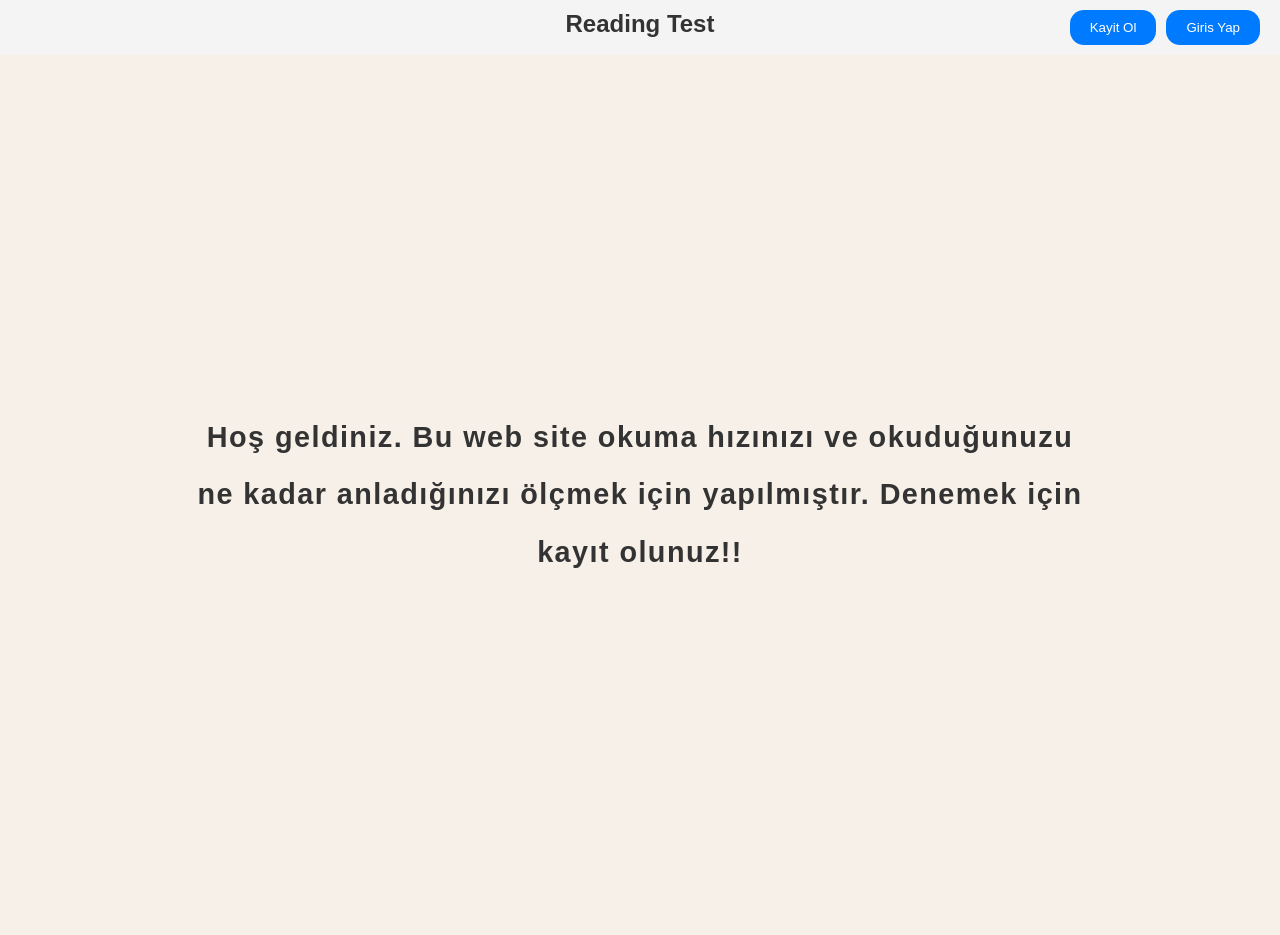
<file: index.html>
<!DOCTYPE html>
<html lang="tr">
<head>
    <meta charset="UTF-8">
    <meta name="viewport" content="width=device-width, initial-scale=1.0">
    <title>Reading Test</title>
    <link rel="stylesheet" href="assets/css/styles.css">
</head>
<body data-page="index">
    <header class="top-header top-header-home">
        <h1>Reading Test</h1>
        <div class="top-actions">
            <button data-link="register.html">Kayit Ol</button>
            <button data-link="login.html">Giris Yap</button>
        </div>
    </header>
    <main class="centered-main">
        <p class="home-copy">
            Hoş geldiniz. Bu web site okuma hızınızı ve okuduğunuzu ne kadar anladığınızı ölçmek için yapılmıştır.
            Denemek için kayıt olunuz!!
        </p>
    </main>
    <script src="assets/js/app.js"></script>
</body>
</html>
</file>
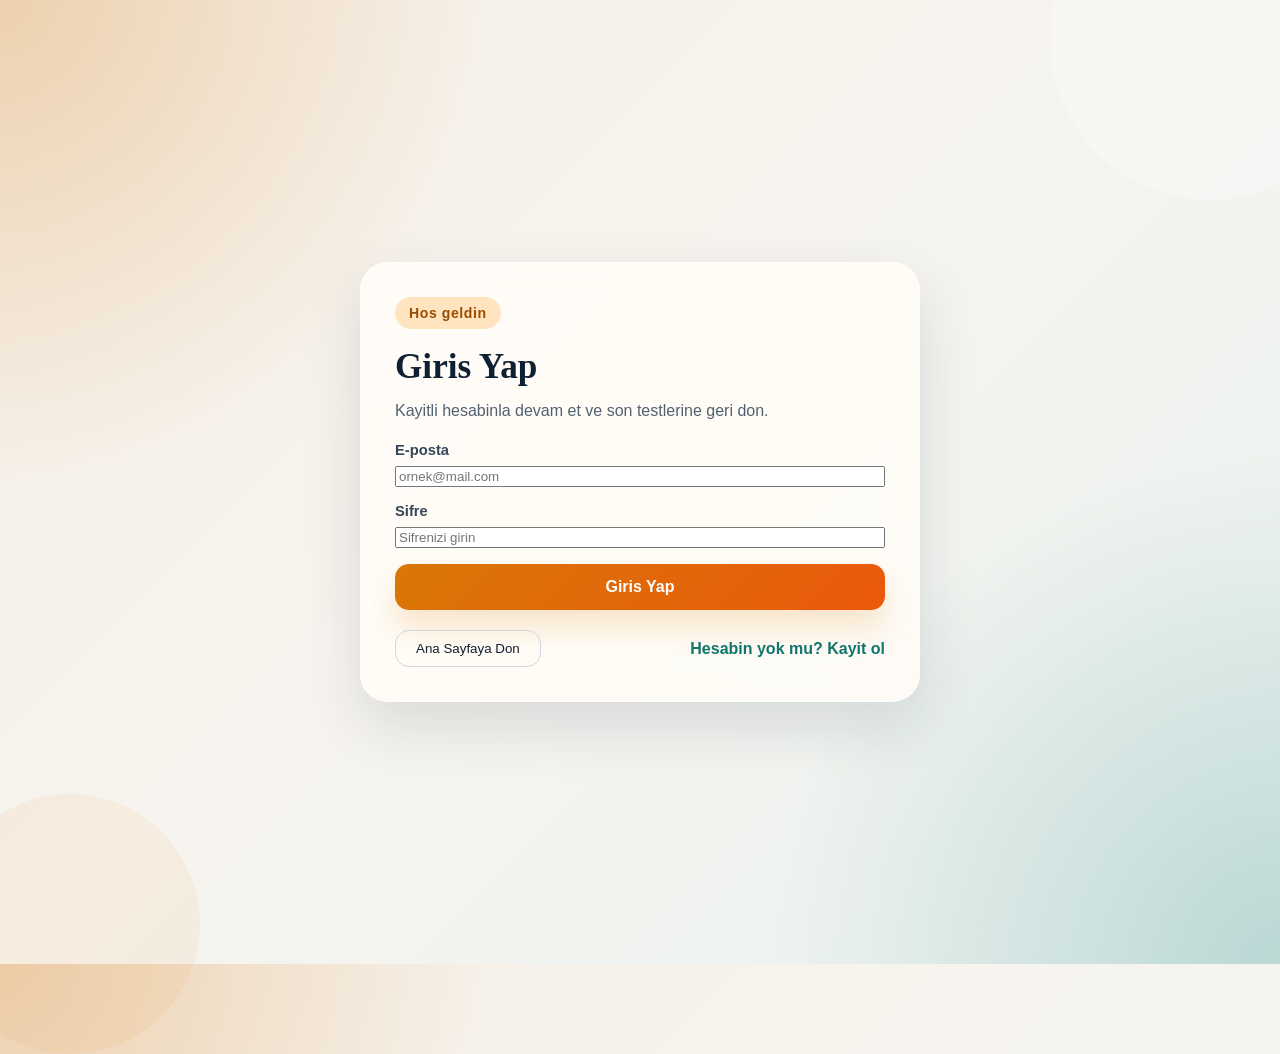
<file: edit_password.html>
<!DOCTYPE html>
<html lang="tr">
<head>
    <meta charset="UTF-8">
    <meta name="viewport" content="width=device-width, initial-scale=1.0">
    <title>Şifreyi Düzenle</title>
    <link rel="stylesheet" href="assets/css/styles.css">
</head>
<body data-page="edit-password" class="auth-page soft-background">
    <main class="auth-shell auth-shell-compact">
        <section class="auth-card auth-card-wide">
            <div class="auth-badge">Duzenle</div>
            <h2>Sifre Degistir</h2>
            <p class="auth-subtitle">Guclu ve hatirlamasi kolay bir sifre secmeye calis.</p>
            <p id="passwordError" class="error-message hidden"></p>
            <form id="passwordForm" class="auth-form">
                <label class="input-group" for="current_password">
                    <span>Mevcut sifre</span>
                    <input type="password" id="current_password" name="current_password" required>
                </label>
                <label class="input-group" for="new_password">
                    <span>Yeni sifre</span>
                    <input type="password" id="new_password" name="new_password" required>
                </label>
                <label class="input-group" for="confirm_password">
                    <span>Yeni sifre tekrar</span>
                    <input type="password" id="confirm_password" name="confirm_password" required>
                </label>
                <input type="submit" class="primary-action" value="Kaydet">
            </form>
            <div class="auth-footer-actions">
                <button type="button" class="ghost-button" data-link="profil.html">Profile Don</button>
            </div>
        </section>
    </main>
    <script src="assets/js/app.js"></script>
</body>
</html>
</file>
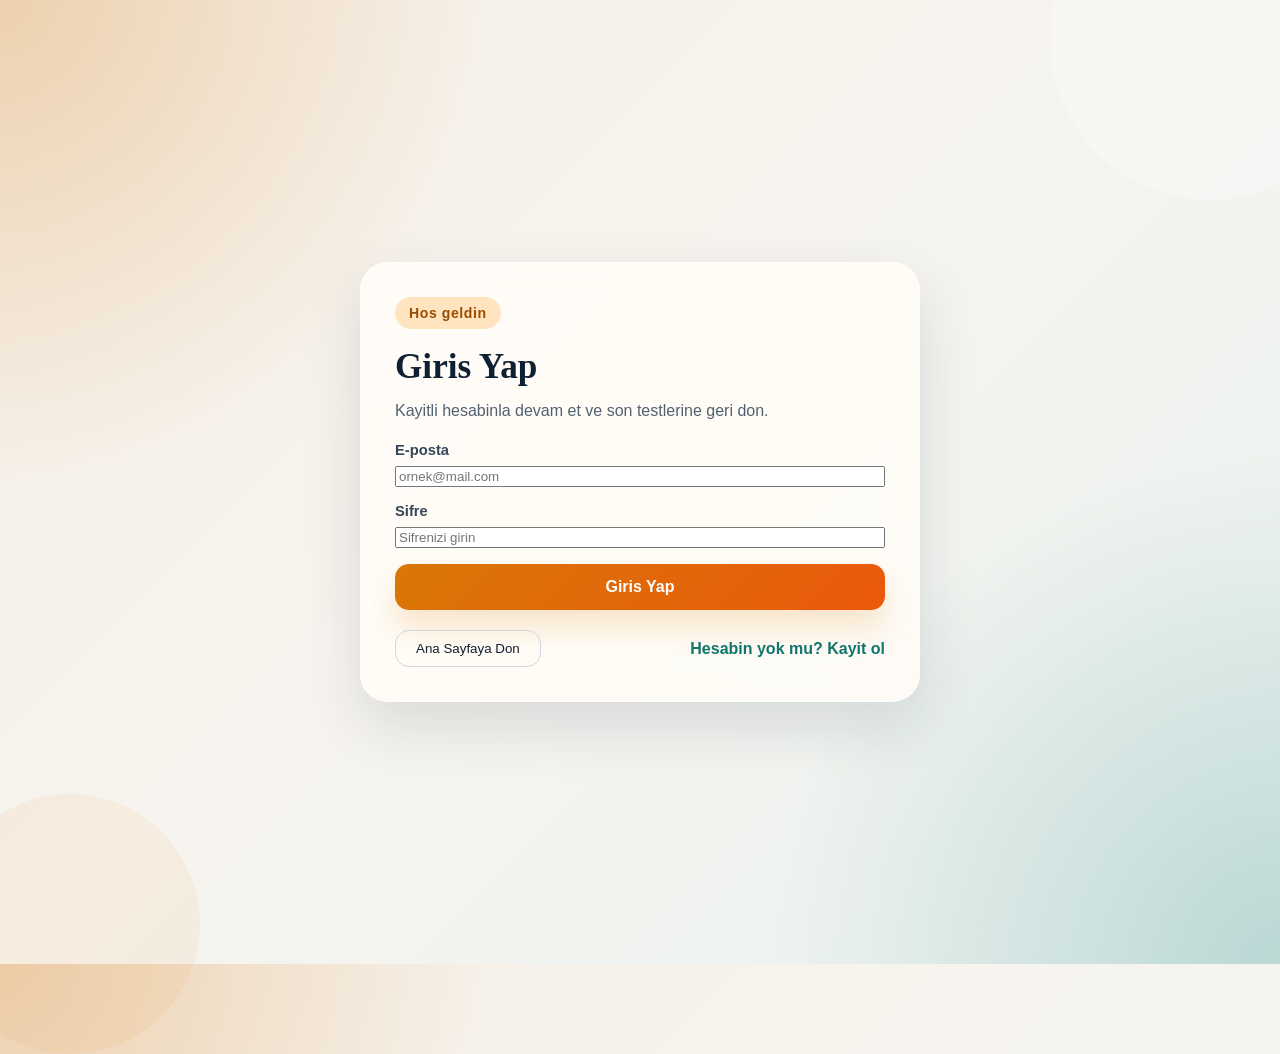
<file: edit_username.html>
<!DOCTYPE html>
<html lang="tr">
<head>
    <meta charset="UTF-8">
    <meta name="viewport" content="width=device-width, initial-scale=1.0">
    <title>Kullanıcı Adını Düzenle</title>
    <link rel="stylesheet" href="assets/css/styles.css">
</head>
<body data-page="edit-username" class="auth-page soft-background">
    <main class="auth-shell auth-shell-compact">
        <section class="auth-card">
            <div class="auth-badge">Duzenle</div>
            <h2>Kullanici Adi</h2>
            <p class="auth-subtitle">Yeni kullanici adini gir ve profiline kaydet.</p>
            <p id="usernameError" class="error-message hidden"></p>
            <form id="usernameForm" class="auth-form">
                <label class="input-group" for="new_username">
                    <span>Yeni kullanici adi</span>
                    <input type="text" id="new_username" name="new_username" required>
                </label>
                <input type="submit" class="primary-action" value="Kaydet">
            </form>
            <div class="auth-footer-actions">
                <button type="button" class="ghost-button" data-link="profil.html">Profile Don</button>
            </div>
        </section>
    </main>
    <script src="assets/js/app.js"></script>
</body>
</html>
</file>
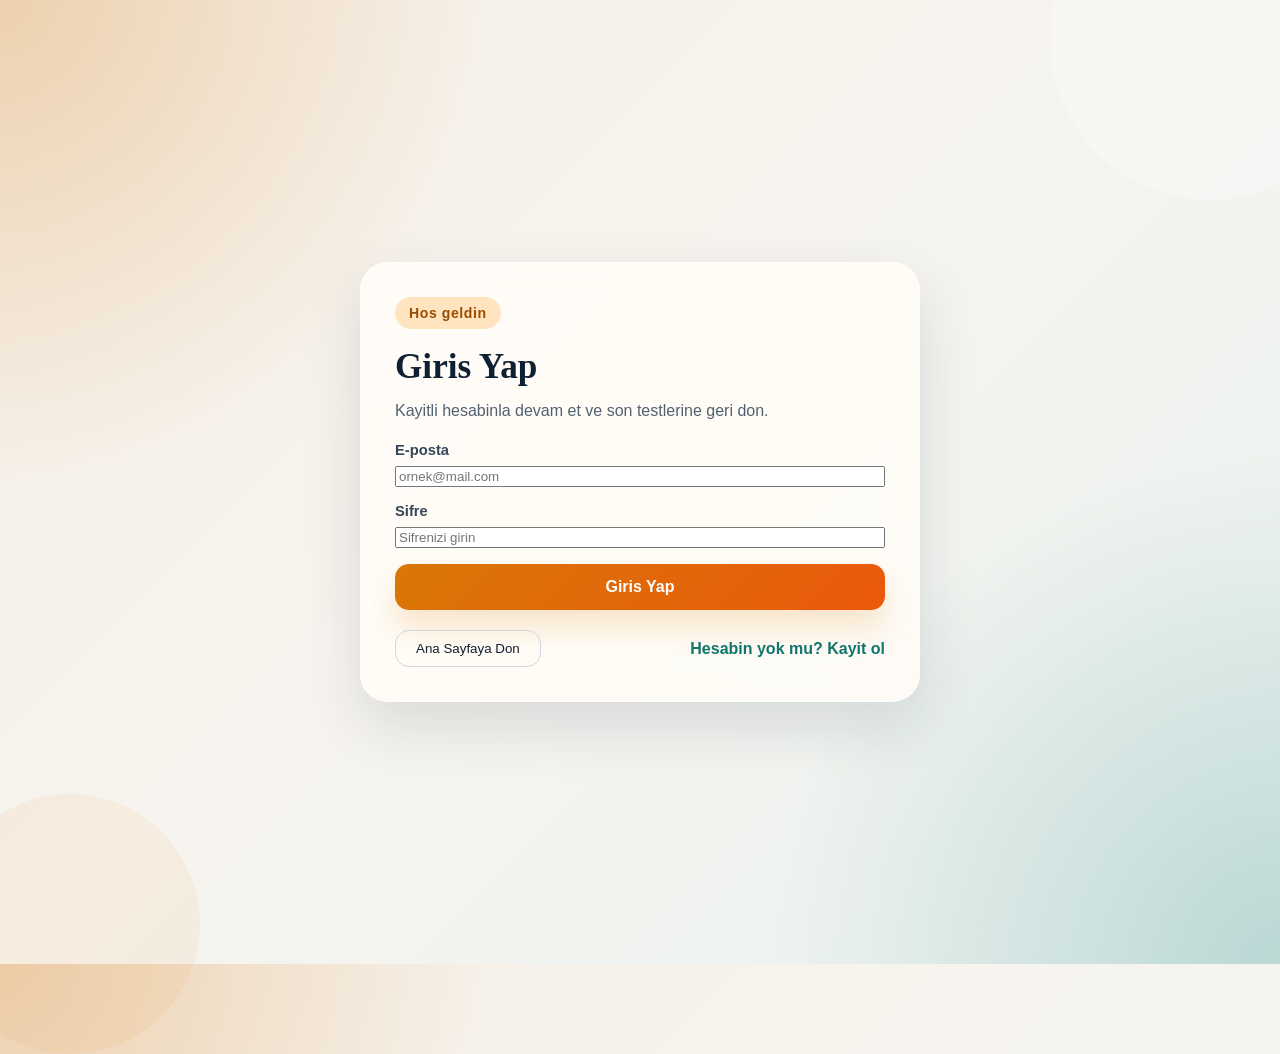
<file: login.html>
<!DOCTYPE html>
<html lang="tr">
<head>
    <meta charset="UTF-8">
    <meta name="viewport" content="width=device-width, initial-scale=1.0">
    <title>Giris Yap</title>
    <link rel="stylesheet" href="assets/css/styles.css">
</head>
<body data-page="login" class="auth-page">
    <main class="auth-shell auth-shell-compact">
        <section class="auth-card">
            <div class="auth-badge">Hos geldin</div>
            <h2>Giris Yap</h2>
            <p class="auth-subtitle">Kayitli hesabinla devam et ve son testlerine geri don.</p>
            <p id="loginError" class="error-message hidden">Hatali e-posta veya sifre.</p>

            <form id="loginForm" class="auth-form">
                <label class="input-group" for="loginEmail">
                    <span>E-posta</span>
                    <input id="loginEmail" type="email" name="email" placeholder="ornek@mail.com" required>
                </label>

                <label class="input-group" for="loginPassword">
                    <span>Sifre</span>
                    <input id="loginPassword" type="password" name="sifre" placeholder="Sifrenizi girin" required>
                </label>

                <button type="submit" class="primary-action">Giris Yap</button>
            </form>

            <div class="auth-footer-actions">
                <button type="button" class="ghost-button" data-link="index.html">Ana Sayfaya Don</button>
                <a href="register.html" class="auth-inline-link">Hesabin yok mu? Kayit ol</a>
            </div>
        </section>
    </main>
    <script src="assets/js/app.js"></script>
</body>
</html>
</file>
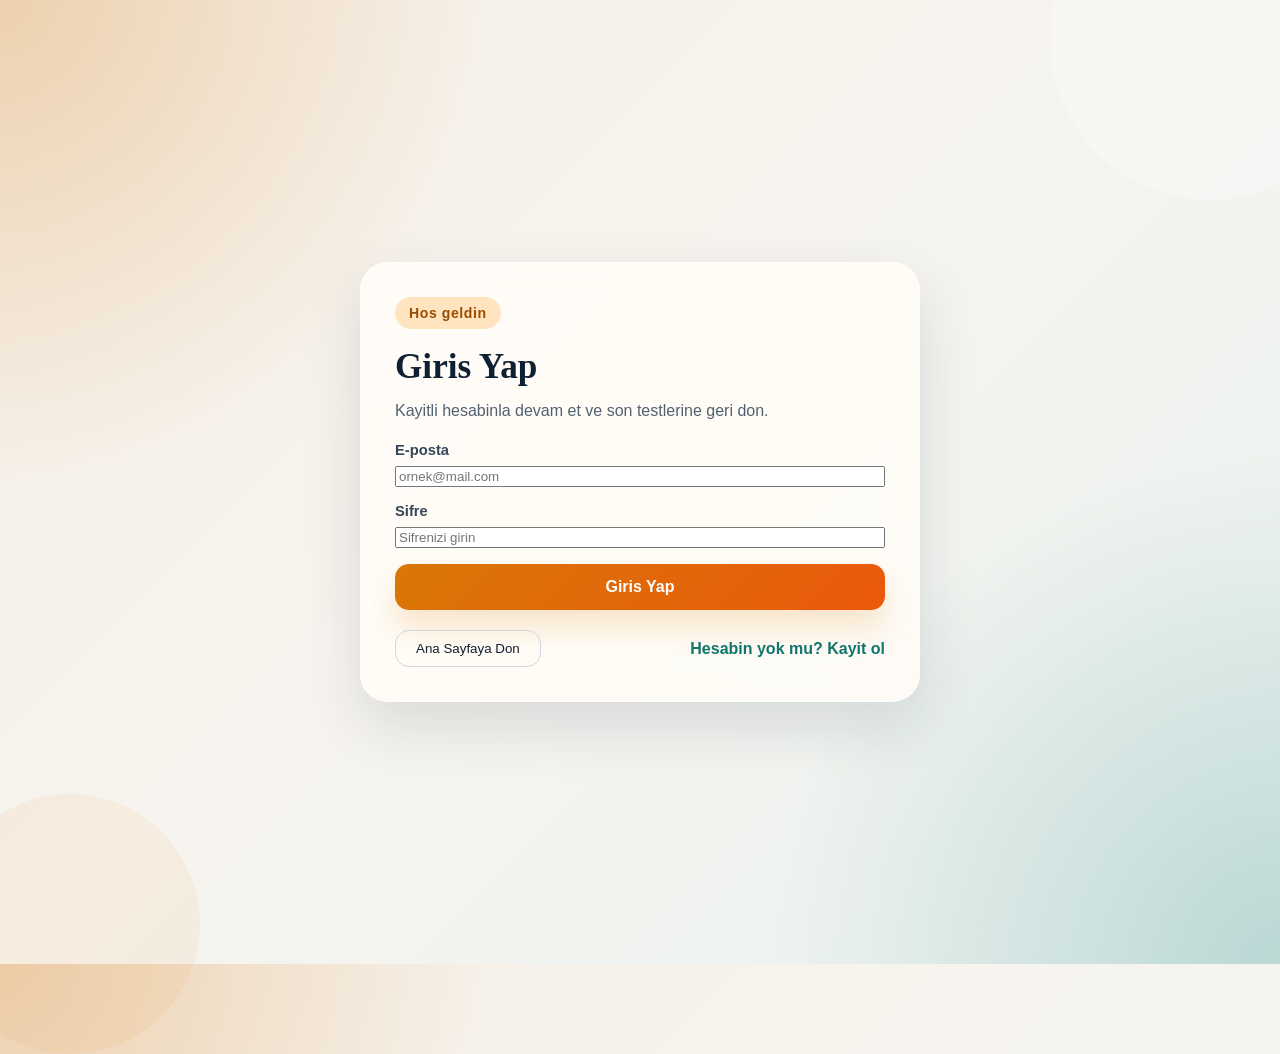
<file: profil.html>
<!DOCTYPE html>
<html lang="tr">
<head>
    <meta charset="UTF-8">
    <meta name="viewport" content="width=device-width, initial-scale=1.0">
    <title>Profil Bilgileri</title>
    <link rel="stylesheet" href="assets/css/styles.css">
</head>
<body data-page="profil" class="profile-page">
    <header class="app-topbar compact-topbar">
        <div class="brand-block" data-link="welcome.html">
            <p class="brand-kicker">Reading Test</p>
            <h1>Profil</h1>
        </div>

        <nav class="app-nav">
            <button class="header-button nav-button" data-link="welcome.html">Teste Don</button>
            <button class="header-button nav-button" data-link="skorlar.html">Skorlar</button>
            <button class="header-button nav-button" data-link="yorumlar.html">Yorumlar</button>
        </nav>
    </header>

    <main class="app-layout single-column-layout">
        <section class="profile-info-card themed-card">
            <div class="panel-header">
                <p class="section-kicker">Kisisel bilgiler</p>
                <h3>Profil Bilgileri</h3>
            </div>

            <div class="profile-item">
                <div class="profile-label">Kullanici Adi</div>
                <div class="profile-value profile-actions-inline"><span id="profileUsername"></span> <button class="change-button nav-button" data-link="edit_username.html">Degistir</button></div>
            </div>
            <div class="profile-item">
                <div class="profile-label">Isim</div>
                <div class="profile-value" id="profileIsim"></div>
            </div>
            <div class="profile-item">
                <div class="profile-label">Soyisim</div>
                <div class="profile-value" id="profileSoyisim"></div>
            </div>
            <div class="profile-item">
                <div class="profile-label">Email</div>
                <div class="profile-value" id="profileEmail"></div>
            </div>
            <div class="profile-item">
                <div class="profile-label">Sifre</div>
                <div class="profile-value profile-actions-inline">****** <button class="change-button nav-button" data-link="edit_password.html">Degistir</button></div>
            </div>
        </section>
    </main>
    <script src="assets/js/app.js"></script>
</body>
</html>
</file>
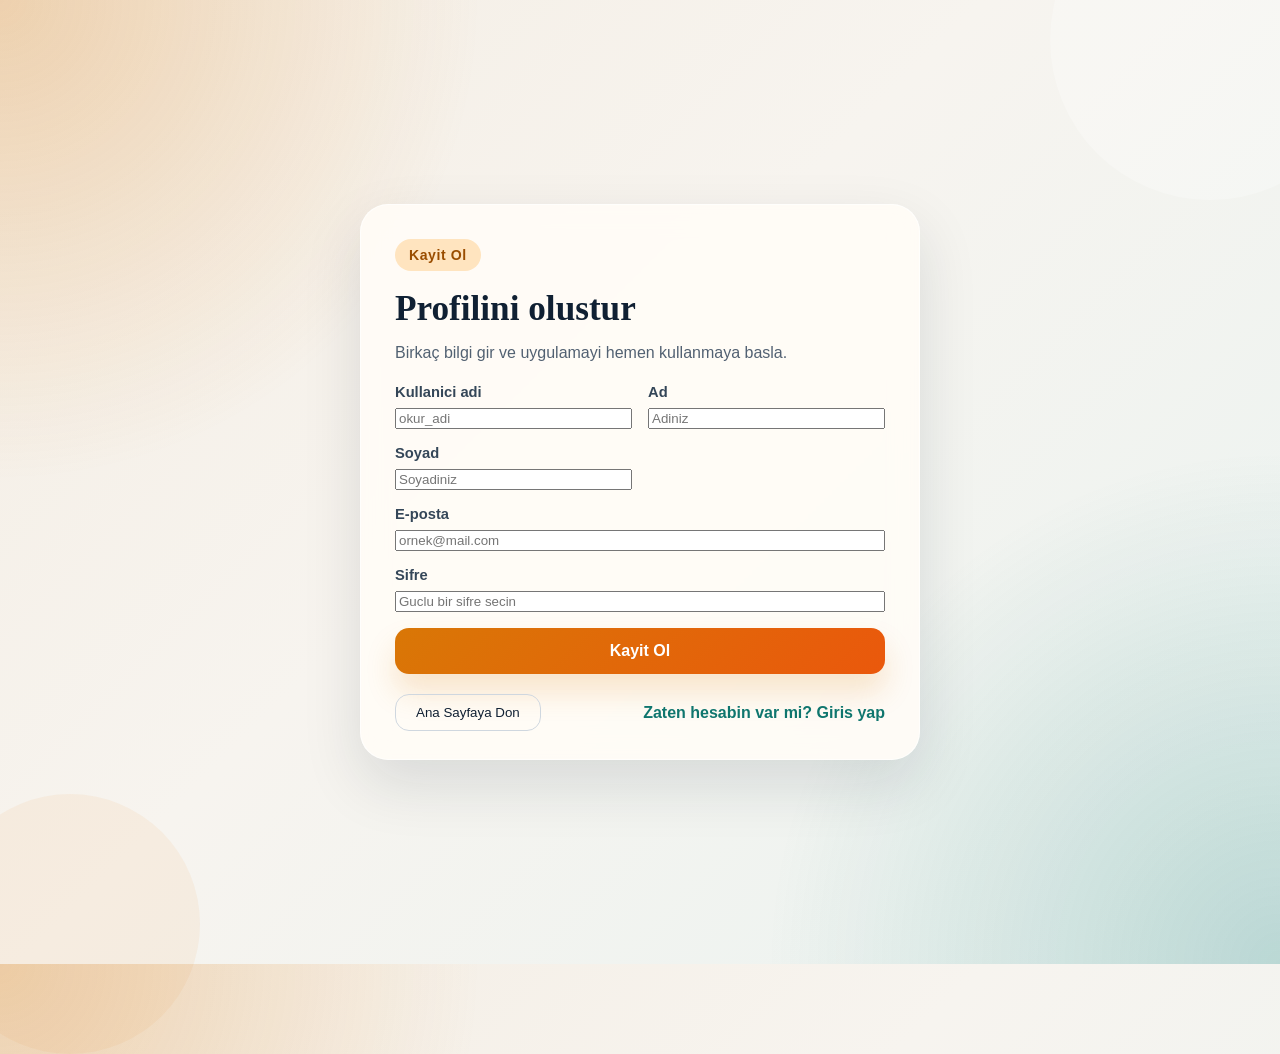
<file: register.html>
<!DOCTYPE html>
<html lang="tr">
<head>
    <meta charset="UTF-8">
    <meta name="viewport" content="width=device-width, initial-scale=1.0">
    <title>Kayit Ol</title>
    <link rel="stylesheet" href="assets/css/styles.css">
</head>
<body data-page="register" class="auth-page">
    <main class="auth-shell auth-shell-compact">
        <section class="auth-card auth-card-wide">
            <div class="auth-badge">Kayit Ol</div>
            <h2>Profilini olustur</h2>
            <p class="auth-subtitle">Birkaç bilgi gir ve uygulamayi hemen kullanmaya basla.</p>
            <p id="registerError" class="error-message hidden"></p>

            <form id="registerForm" class="auth-form auth-form-grid">
                <label class="input-group" for="registerUsername">
                    <span>Kullanici adi</span>
                    <input id="registerUsername" type="text" name="kullanici_adi" placeholder="okur_adi" required>
                </label>

                <label class="input-group" for="registerName">
                    <span>Ad</span>
                    <input id="registerName" type="text" name="isim" placeholder="Adiniz" required>
                </label>

                <label class="input-group" for="registerSurname">
                    <span>Soyad</span>
                    <input id="registerSurname" type="text" name="soyisim" placeholder="Soyadiniz" required>
                </label>

                <label class="input-group input-group-wide" for="registerEmail">
                    <span>E-posta</span>
                    <input id="registerEmail" type="email" name="email" placeholder="ornek@mail.com" required>
                </label>

                <label class="input-group input-group-wide" for="registerPassword">
                    <span>Sifre</span>
                    <input id="registerPassword" type="password" name="sifre" placeholder="Guclu bir sifre secin" required>
                </label>

                <button type="submit" class="primary-action input-group-wide">Kayit Ol</button>
            </form>

            <div class="auth-footer-actions">
                <button type="button" class="ghost-button" data-link="index.html">Ana Sayfaya Don</button>
                <a href="login.html" class="auth-inline-link">Zaten hesabin var mi? Giris yap</a>
            </div>
        </section>
    </main>
    <script src="assets/js/app.js"></script>
</body>
</html>
</file>
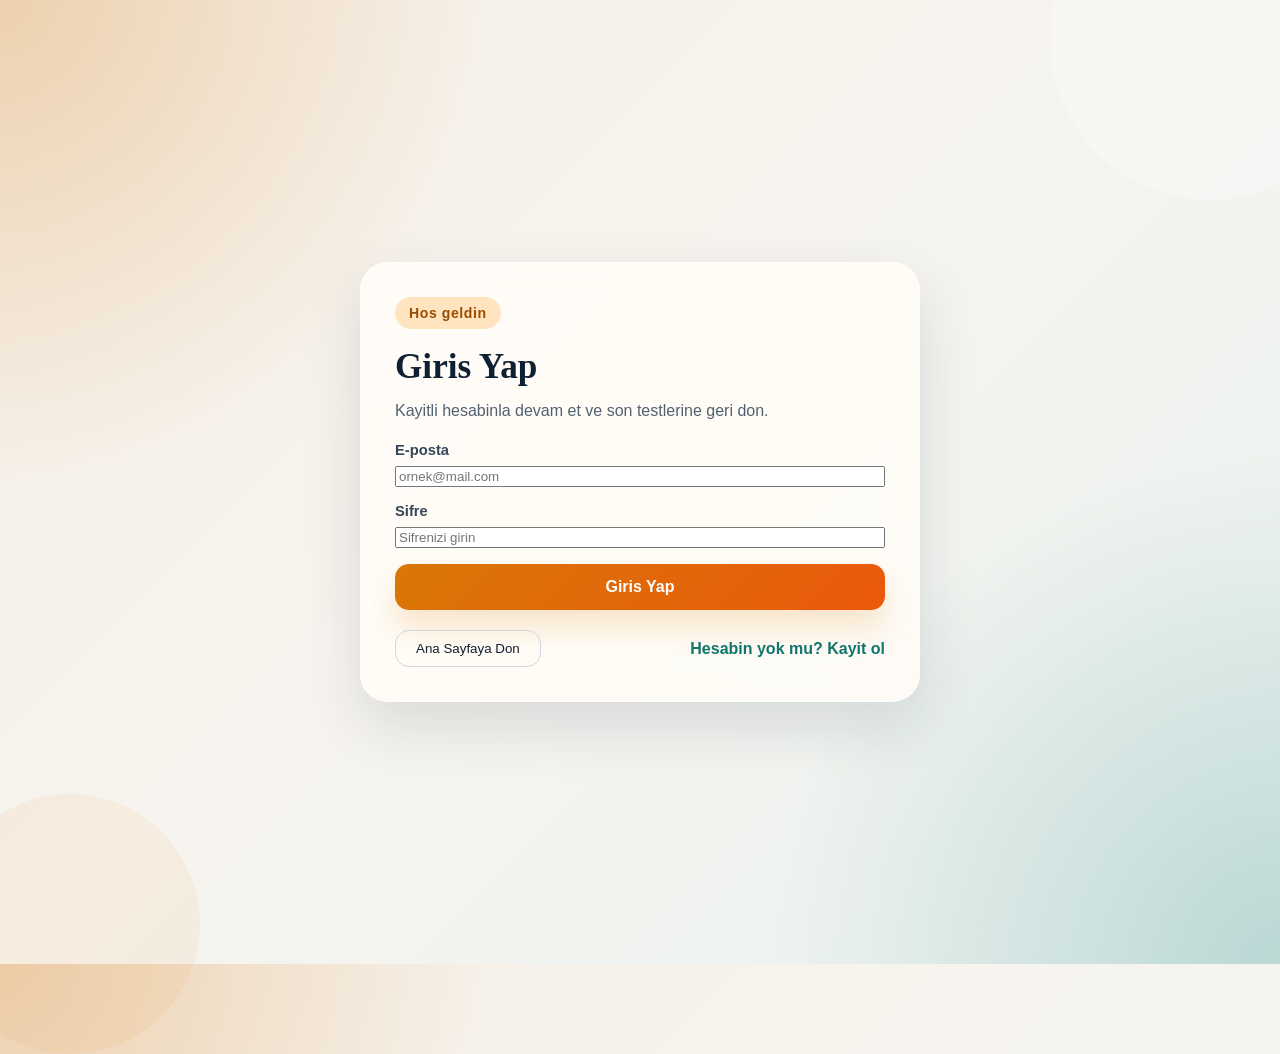
<file: skorlar.html>
<!DOCTYPE html>
<html lang="tr">
<head>
    <meta charset="UTF-8">
    <meta name="viewport" content="width=device-width, initial-scale=1.0">
    <title>Skorlar</title>
    <link rel="stylesheet" href="assets/css/styles.css">
</head>
<body data-page="skorlar" class="app-page">
    <header class="app-topbar">
        <div class="brand-block" data-link="welcome.html">
            <p class="brand-kicker">Reading Test</p>
            <h1>Skorlar</h1>
        </div>

        <nav class="app-nav">
            <button class="header-button nav-button" data-link="welcome.html">Test</button>
            <button class="header-button nav-button" data-link="yorumlar.html">Yorumlar</button>
        </nav>

        <div class="profile-container top-profile-panel app-user-panel">
            <span id="scoresUserName" class="user-name"></span>
            <a href="profil.html" class="profile-button">Profil</a>
            <a href="#" id="scoresLogoutButton" class="logout-button">Cikis Yap</a>
        </div>
    </header>

    <main class="app-layout single-column-layout">
        <section class="table-container app-panel themed-card">
            <div class="panel-header">
                <p class="section-kicker">Genel siralama</p>
                <h3>Tum Skorlar</h3>
            </div>
            <table class="themed-table">
                <thead>
                    <tr>
                        <th>Kullanici Adi</th>
                        <th>Zaman</th>
                        <th>Kelime Sayisi</th>
                        <th>Dogru Kelime Sayisi</th>
                    </tr>
                </thead>
                <tbody id="allScoresBody"></tbody>
            </table>
        </section>

        <section class="table-container app-panel themed-card">
            <div class="panel-header">
                <p class="section-kicker">Kisisel alan</p>
                <h3 id="myScoresTitle"></h3>
            </div>
            <table class="themed-table">
                <thead>
                    <tr>
                        <th>Zaman</th>
                        <th>Kelime Sayisi</th>
                        <th>Dogru Kelime Sayisi</th>
                        <th>Sil</th>
                    </tr>
                </thead>
                <tbody id="myScoresBody"></tbody>
            </table>
        </section>
    </main>
    <script src="assets/js/app.js"></script>
</body>
</html>
</file>
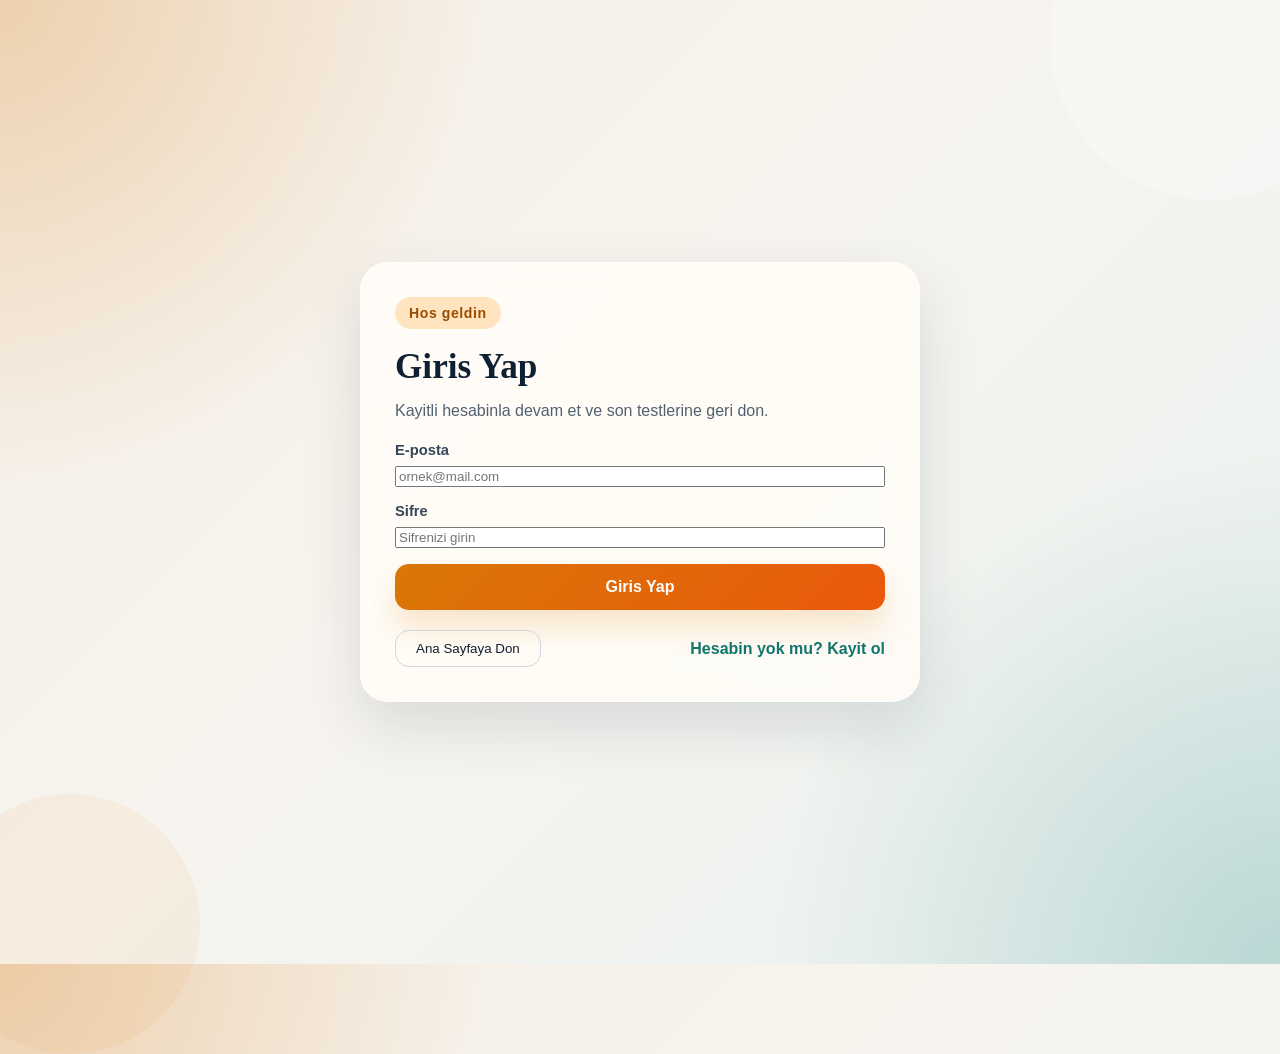
<file: welcome.html>
<!DOCTYPE html>
<html lang="tr">
<head>
    <meta charset="UTF-8">
    <meta name="viewport" content="width=device-width, initial-scale=1.0">
    <title>Reading Test</title>
    <link rel="stylesheet" href="assets/css/styles.css">
</head>
<body data-page="welcome" class="app-page">
    <header class="app-topbar">
        <div class="brand-block" data-link="welcome.html">
            <p class="brand-kicker">Reading Test</p>
            <h1>Kontrol paneli</h1>
        </div>

        <nav class="app-nav">
            <button class="header-button nav-button" data-link="welcome.html">Test</button>
            <button class="header-button nav-button" data-link="skorlar.html">Skorlar</button>
            <button class="header-button nav-button" data-link="yorumlar.html">Yorumlar</button>
        </nav>

        <div class="profile-container top-profile-panel app-user-panel">
            <span id="userName" class="user-name"></span>
            <a href="profil.html" class="profile-button">Profil</a>
            <a href="#" id="logoutButton" class="logout-button">Cikis Yap</a>
        </div>
    </header>

    <main class="app-layout dashboard-layout">
        <section class="control-panel app-panel">
            <div class="panel-header">
                <p class="section-kicker">Hazirlik</p>
                <h3>Test ayarlari</h3>
            </div>

            <div class="controls-grid">
                <label class="input-group" for="wordCountSelect">
                    <span>Kelime sayisi</span>
                    <select id="wordCountSelect">
                        <option value="30">30</option>
                        <option value="60">60</option>
                        <option value="90">90</option>
                    </select>
                </label>

                <label class="input-group" for="timeSelect">
                    <span>Sure</span>
                    <select id="timeSelect">
                        <option value="0.5">0.5 dakika</option>
                        <option value="1">1 dakika</option>
                        <option value="2">2 dakika</option>
                    </select>
                </label>
            </div>

            <button id="startButton" class="start-button primary-action">Paragraf Gonder</button>
            <div id="timerDisplay" class="timer-badge"></div>
        </section>

        <section class="reading-panel app-panel panel-wide">
            <div class="panel-header">
                <p class="section-kicker">Metin alani</p>
                <h3>Paragraf</h3>
            </div>
            <div id="paragrafText" class="reading-text-card"></div>
        </section>

        <section class="answer-panel app-panel panel-wide">
            <div class="panel-header">
                <p class="section-kicker">Hatirladiklarin</p>
                <h3>Yeniden yaz</h3>
            </div>

            <div class="comment-section writing-panel">
                <textarea id="userComment" class="comment-input" placeholder="Yazdiginizi buraya girin..." readonly></textarea>
                <button id="commentButton" class="comment-button primary-action" disabled>Sonucu Gonder</button>
            </div>

            <div id="resultSection" class="result-section app-result-card">
                <p id="resultMessage"></p>
            </div>
        </section>
    </main>
    <script src="assets/js/app.js"></script>
</body>
</html>
</file>
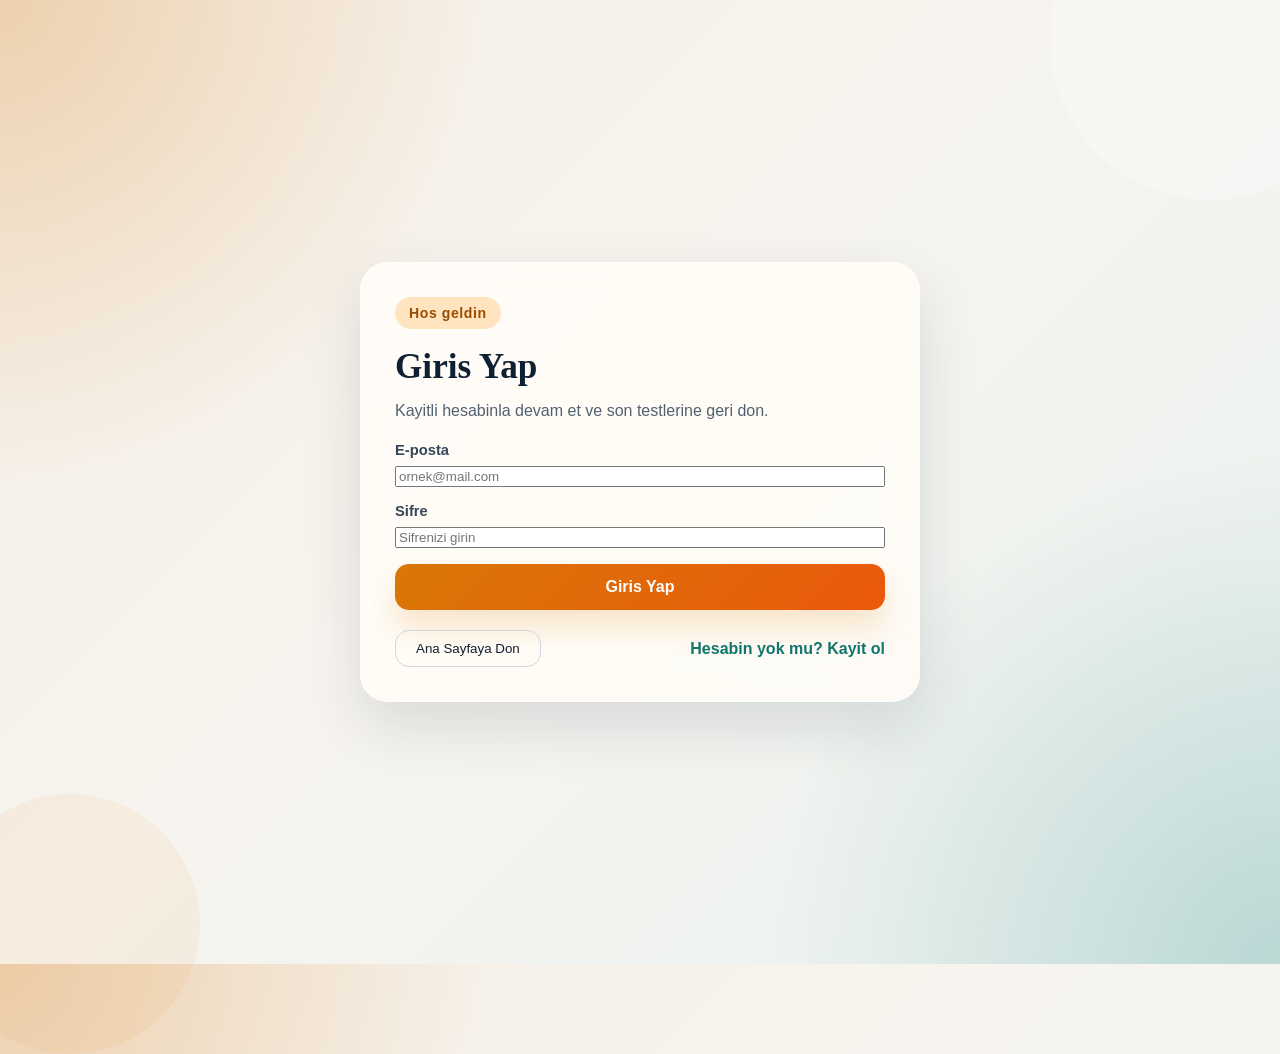
<file: yorumlar.html>
<!DOCTYPE html>
<html lang="tr">
<head>
    <meta charset="UTF-8">
    <meta name="viewport" content="width=device-width, initial-scale=1.0">
    <title>Yorumlar</title>
    <link rel="stylesheet" href="assets/css/styles.css">
</head>
<body data-page="yorumlar" class="app-page">
    <header class="app-topbar">
        <div class="brand-block" data-link="welcome.html">
            <p class="brand-kicker">Reading Test</p>
            <h1>Yorumlar</h1>
        </div>

        <nav class="app-nav">
            <button class="header-button nav-button" data-link="welcome.html">Test</button>
            <button class="header-button nav-button" data-link="skorlar.html">Skorlar</button>
        </nav>

        <div class="profile-container top-profile-panel app-user-panel">
            <span id="commentsUserName" class="user-name"></span>
            <a href="profil.html" class="profile-button">Profil</a>
            <a href="#" id="commentsLogoutButton" class="logout-button">Cikis Yap</a>
        </div>
    </header>

    <main class="app-layout single-column-layout">
        <section class="comment-form app-panel comment-entry-panel">
            <div class="panel-header">
                <p class="section-kicker">Paylasim alani</p>
                <h3>Yorum Ekle</h3>
            </div>
            <form id="commentForm" class="stacked-form">
                <textarea name="yorum" class="comment-input" rows="4" placeholder="Yorumunuzu buraya yazin..."></textarea>
                <button type="submit" class="submit-button primary-action">Yorum Gonder</button>
            </form>
        </section>

        <section class="table-container app-panel themed-card">
            <div class="panel-header">
                <p class="section-kicker">Topluluk</p>
                <h3>Tum Yorumlar</h3>
            </div>
            <table class="themed-table">
                <thead>
                    <tr>
                        <th>Kullanici Adi</th>
                        <th>Yorum</th>
                    </tr>
                </thead>
                <tbody id="allCommentsBody"></tbody>
            </table>
        </section>

        <section class="table-container app-panel themed-card">
            <div class="panel-header">
                <p class="section-kicker">Sana ait</p>
                <h3 id="myCommentsTitle"></h3>
            </div>
            <table class="themed-table">
                <thead>
                    <tr>
                        <th>Yorum</th>
                        <th>Sil</th>
                    </tr>
                </thead>
                <tbody id="myCommentsBody"></tbody>
            </table>
        </section>
    </main>
    <script src="assets/js/app.js"></script>
</body>
</html>
</file>
<file: assets/css/styles.css>
body {
    font-family: "Trebuchet MS", "Segoe UI", sans-serif;
    margin: 0;
    padding: 0;
    color: #102033;
    background: #f6f0e8;
}

.hidden {
    display: none;
}

.auth-page {
    display: flex;
    justify-content: center;
    align-items: center;
    min-height: 100vh;
    padding: 32px 20px;
    background:
        radial-gradient(circle at top left, rgba(217, 119, 6, 0.24), transparent 30%),
        radial-gradient(circle at bottom right, rgba(15, 118, 110, 0.22), transparent 32%),
        linear-gradient(135deg, #f4ede3 0%, #f7f4ef 44%, #eaf3f1 100%);
    position: relative;
    overflow: hidden;
}

.auth-page::before,
.auth-page::after {
    content: "";
    position: absolute;
    border-radius: 999px;
    opacity: 0.55;
    pointer-events: none;
}

.auth-page::before {
    width: 320px;
    height: 320px;
    background: rgba(255, 255, 255, 0.42);
    top: -120px;
    right: -90px;
}

.auth-page::after {
    width: 260px;
    height: 260px;
    background: rgba(225, 143, 52, 0.14);
    bottom: -90px;
    left: -60px;
}

.soft-background {
    background-color: #f9f9f9;
}

.auth-shell {
    width: min(1120px, 100%);
    display: grid;
    grid-template-columns: minmax(280px, 1.05fr) minmax(320px, 0.95fr);
    gap: 28px;
    align-items: stretch;
    position: relative;
    z-index: 1;
}

.auth-shell-register {
    grid-template-columns: minmax(280px, 0.92fr) minmax(380px, 1.08fr);
}

.auth-shell-compact {
    max-width: 560px;
    grid-template-columns: 1fr;
}

.auth-hero,
.auth-card {
    border-radius: 28px;
    box-shadow: 0 24px 60px rgba(16, 32, 51, 0.12);
}

.auth-hero {
    padding: 44px;
    color: #fff8ef;
    background:
        linear-gradient(160deg, rgba(10, 39, 64, 0.96), rgba(12, 87, 84, 0.9)),
        linear-gradient(45deg, #0a2740, #0f766e);
    display: flex;
    flex-direction: column;
    justify-content: space-between;
    min-height: 560px;
}

.auth-kicker {
    margin: 0;
    font-size: 0.86rem;
    letter-spacing: 0.24em;
    text-transform: uppercase;
    color: rgba(255, 248, 239, 0.76);
}

.auth-hero h1 {
    margin: 18px 0 14px;
    font-family: Cambria, Georgia, serif;
    font-size: clamp(2.35rem, 5vw, 4.4rem);
    line-height: 1.04;
    max-width: 10ch;
}

.auth-copy {
    margin: 0;
    max-width: 46ch;
    font-size: 1.04rem;
    line-height: 1.8;
    color: rgba(255, 248, 239, 0.88);
}

.auth-highlights {
    display: flex;
    flex-wrap: wrap;
    gap: 12px;
    margin-top: 28px;
}

.auth-highlights span {
    padding: 10px 16px;
    border-radius: 999px;
    background: rgba(255, 255, 255, 0.12);
    border: 1px solid rgba(255, 255, 255, 0.14);
    backdrop-filter: blur(10px);
    font-size: 0.95rem;
}

.auth-card {
    background: rgba(255, 252, 247, 0.92);
    padding: 34px;
    backdrop-filter: blur(14px);
    border: 1px solid rgba(255, 255, 255, 0.7);
    align-self: center;
}

.auth-card-wide {
    padding: 34px 34px 28px;
}

.auth-badge {
    display: inline-flex;
    align-items: center;
    padding: 8px 14px;
    border-radius: 999px;
    background: #ffe4bf;
    color: #9a4d00;
    font-size: 0.88rem;
    font-weight: 700;
    letter-spacing: 0.04em;
}

.auth-card h2 {
    margin: 18px 0 10px;
    font-family: Cambria, Georgia, serif;
    font-size: 2.2rem;
    color: #102033;
}

.auth-subtitle {
    margin: 0 0 18px;
    color: #526172;
    line-height: 1.7;
}

.auth-form {
    display: grid;
    gap: 16px;
}

.auth-form-grid {
    grid-template-columns: repeat(2, minmax(0, 1fr));
    gap: 16px;
}

.input-group {
    display: grid;
    gap: 8px;
}

.input-group span {
    font-size: 0.92rem;
    font-weight: 700;
    color: #344658;
}

.input-group-wide {
    grid-column: 1 / -1;
}

.auth-footer-actions {
    display: flex;
    justify-content: space-between;
    align-items: center;
    gap: 16px;
    margin-top: 20px;
    flex-wrap: wrap;
}

.auth-inline-link {
    color: #0f766e;
    font-weight: 700;
    text-decoration: none;
}

.auth-inline-link:hover {
    text-decoration: underline;
}

.top-header {
    display: flex;
    justify-content: center;
    background-color: #f4f4f4;
    padding: 10px 20px;
    position: relative;
}

.top-header h1 {
    position: absolute;
    top: 10px;
    left: 50%;
    transform: translateX(-50%);
    margin: 0;
    font-size: 1.5rem;
    color: #333;
    cursor: pointer;
}

.top-header-home {
    justify-content: flex-end;
}

.top-actions {
    display: flex;
    gap: 10px;
}

.top-header button,
.header-button,
.profile-button,
.logout-button,
.comment-button,
.submit-button,
.start-button,
.change-button,
input[type="submit"],
.primary-action,
.ghost-button,
.back-button {
    background-color: #007BFF;
    color: #fff;
    border: none;
    border-radius: 14px;
    cursor: pointer;
    transition: transform 0.2s ease, box-shadow 0.2s ease, background-color 0.2s ease, border-color 0.2s ease;
}

.top-header button,
.profile-button,
.logout-button,
.header-button,
.submit-button,
.comment-button,
.change-button,
input[type="submit"],
.primary-action,
.ghost-button,
.back-button {
    padding: 10px 20px;
}

.top-header button:hover,
.profile-button:hover,
.logout-button:hover,
.header-button:hover,
.submit-button:hover,
.comment-button:hover,
.change-button:hover,
input[type="submit"]:hover,
.primary-action:hover,
.ghost-button:hover,
.back-button:hover {
    background-color: #0056b3;
    transform: translateY(-1px);
    box-shadow: 0 16px 28px rgba(0, 86, 179, 0.2);
}

.centered-main {
    min-height: calc(100vh - 60px);
    display: flex;
    justify-content: center;
    align-items: center;
    text-align: center;
    padding: 20px;
}

.home-copy {
    font-size: 1.8rem;
    line-height: 2;
    color: #333;
    font-weight: bold;
    letter-spacing: 0.05em;
    max-width: 900px;
}

.form-container {
    background: #fff;
    padding: 20px;
    border-radius: 8px;
    box-shadow: 0 4px 6px rgba(0, 0, 0, 0.1);
    width: 100%;
    max-width: 400px;
}

.form-container h2 {
    margin-bottom: 20px;
    color: #333;
    text-align: center;
}

.form-container input,
.comment-input,
select,
textarea {
    width: 100%;
    padding: 14px 16px;
    margin: 0;
    border: 1px solid #cad2da;
    border-radius: 14px;
    font-size: 16px;
    box-sizing: border-box;
    background: rgba(255, 255, 255, 0.95);
    transition: border-color 0.2s ease, box-shadow 0.2s ease, background-color 0.2s ease;
}

.form-container input:focus,
.comment-input:focus,
select:focus,
textarea:focus,
.auth-form input:focus {
    outline: none;
    border-color: #0f766e;
    box-shadow: 0 0 0 4px rgba(15, 118, 110, 0.14);
    background: #fff;
}

.back-button {
    width: 100%;
    background-color: #6c757d;
}

.back-button:hover {
    background-color: #5a6268;
}

.error-message {
    color: #b42318;
    text-align: center;
    margin: 0 0 12px;
    padding: 12px 14px;
    border-radius: 12px;
    background: rgba(244, 67, 54, 0.08);
    border: 1px solid rgba(244, 67, 54, 0.14);
}

.primary-action {
    width: 100%;
    padding: 14px 20px;
    background: linear-gradient(135deg, #d97706, #ea580c);
    box-shadow: 0 18px 30px rgba(217, 119, 6, 0.18);
    font-weight: 700;
    font-size: 1rem;
}

.primary-action:hover {
    background: linear-gradient(135deg, #c06800, #d94d08);
    box-shadow: 0 18px 30px rgba(217, 119, 6, 0.25);
}

.ghost-button {
    background: transparent;
    color: #102033;
    border: 1px solid #cfd7df;
    box-shadow: none;
}

.ghost-button:hover {
    background: #eef3f6;
    border-color: #b8c7d3;
    box-shadow: none;
}

.app-page {
    min-height: 100vh;
    background:
        radial-gradient(circle at top, rgba(15, 118, 110, 0.12), transparent 30%),
        linear-gradient(180deg, #f6f0e8 0%, #f8f5f0 38%, #eef6f4 100%);
    color: #102033;
}

.app-topbar {
    width: min(1200px, calc(100% - 40px));
    margin: 24px auto 0;
    padding: 18px 22px;
    border-radius: 24px;
    display: grid;
    grid-template-columns: minmax(200px, 1fr) auto auto;
    gap: 18px;
    align-items: center;
    background: rgba(255, 252, 247, 0.82);
    border: 1px solid rgba(255, 255, 255, 0.7);
    box-shadow: 0 20px 50px rgba(16, 32, 51, 0.08);
    backdrop-filter: blur(14px);
}

.compact-topbar {
    grid-template-columns: minmax(200px, 1fr) auto;
}

.brand-block {
    cursor: pointer;
}

.brand-block h1 {
    margin: 4px 0 0;
    font-family: Cambria, Georgia, serif;
    font-size: clamp(1.7rem, 2vw, 2.35rem);
    color: #102033;
}

.brand-kicker,
.section-kicker {
    margin: 0;
    text-transform: uppercase;
    letter-spacing: 0.18em;
    font-size: 0.76rem;
    font-weight: 800;
    color: #b65a09;
}

.app-nav {
    display: flex;
    gap: 10px;
    align-items: center;
}

.nav-button,
.profile-button,
.logout-button,
.change-button,
.header-button {
    background: #f2f6f7;
    color: #123145;
    border: 1px solid #d9e4e7;
    box-shadow: none;
    text-decoration: none;
    display: inline-flex;
    align-items: center;
    justify-content: center;
}

.nav-button:hover,
.profile-button:hover,
.logout-button:hover,
.change-button:hover,
.header-button:hover {
    background: #e8eff2;
    box-shadow: none;
}

.profile-container {
    display: inline-flex;
    align-items: center;
    gap: 10px;
    flex-wrap: wrap;
}

.app-user-panel {
    justify-content: flex-end;
}

.user-name {
    display: inline-flex;
    align-items: center;
    padding: 11px 18px;
    background: linear-gradient(135deg, #102033, #184d57);
    color: #fff7ed;
    font-size: 0.96rem;
    border-radius: 999px;
    box-shadow: 0 14px 22px rgba(16, 32, 51, 0.15);
}

.app-layout {
    width: min(1200px, calc(100% - 40px));
    margin: 24px auto 40px;
    display: grid;
    gap: 22px;
}

.dashboard-layout {
    grid-template-columns: minmax(280px, 0.95fr) minmax(280px, 1.05fr);
    grid-template-areas:
        "controls reading"
        "answer answer";
}

.single-column-layout {
    grid-template-columns: 1fr;
}

.control-panel {
    grid-area: controls;
}

.reading-panel {
    grid-area: reading;
}

.answer-panel {
    grid-area: answer;
}

.app-panel,
.themed-card,
.profile-info-card {
    background: rgba(255, 252, 247, 0.88);
    border-radius: 26px;
    border: 1px solid rgba(255, 255, 255, 0.72);
    padding: 24px;
    box-shadow: 0 24px 54px rgba(16, 32, 51, 0.08);
    backdrop-filter: blur(12px);
}

.panel-highlight {
    background:
        linear-gradient(135deg, rgba(16, 32, 51, 0.98), rgba(15, 118, 110, 0.9)),
        linear-gradient(45deg, #102033, #0f766e);
    color: #fff8ef;
}

.panel-highlight h2,
.panel-highlight h3,
.panel-highlight .section-copy,
.panel-highlight .section-kicker {
    color: #fff8ef;
}

.panel-header h3,
.panel-highlight h2 {
    margin: 6px 0 0;
    font-family: Cambria, Georgia, serif;
    font-size: clamp(1.55rem, 2vw, 2.4rem);
    color: #102033;
}

.section-copy {
    margin: 14px 0 0;
    line-height: 1.75;
    color: #5b6876;
    max-width: 68ch;
}

.info-chips {
    display: flex;
    flex-wrap: wrap;
    gap: 12px;
    margin-top: 20px;
}

.info-chips span {
    padding: 10px 14px;
    border-radius: 999px;
    background: rgba(255, 255, 255, 0.12);
    border: 1px solid rgba(255, 255, 255, 0.14);
}

.controls-grid {
    display: grid;
    gap: 16px;
    grid-template-columns: repeat(2, minmax(0, 1fr));
    margin-top: 18px;
}

.start-button,
.submit-button,
.comment-button {
    width: 100%;
    margin-top: 18px;
}

.timer-badge {
    margin-top: 16px;
    min-height: 28px;
    display: inline-flex;
    align-items: center;
    justify-content: center;
    padding: 10px 14px;
    border-radius: 999px;
    background: #eef6f4;
    color: #0f4a50;
    font-weight: 700;
}

.reading-text-card,
#paragrafText {
    min-height: 190px;
    font-size: 1.08rem;
    line-height: 1.95;
    word-wrap: break-word;
    padding: 24px;
    background: linear-gradient(180deg, #fffdfa, #f5efe8);
    border: 1px solid #eadfd3;
    border-radius: 20px;
    box-shadow: inset 0 1px 0 rgba(255, 255, 255, 0.8);
    user-select: none;
    text-align: left;
    margin: 0;
}

.writing-panel {
    display: grid;
    grid-template-columns: minmax(0, 1fr) 220px;
    gap: 16px;
    align-items: start;
}

.comment-section {
    margin-top: 18px;
}

.comment-input {
    width: 100%;
    min-height: 180px;
    resize: vertical;
}

.app-result-card,
.result-section {
    margin-top: 18px;
    min-height: 56px;
    display: flex;
    align-items: center;
    justify-content: center;
    text-align: center;
    border-radius: 18px;
    background: #eef6f4;
    color: #0f4a50;
    font-weight: 700;
}

.table-container {
    text-align: left;
}

.themed-table,
table {
    width: 100%;
    border-collapse: collapse;
    margin-top: 18px;
    overflow: hidden;
    border-radius: 18px;
    background-color: #fffdfa;
}

th,
td {
    padding: 14px 16px;
    border-bottom: 1px solid #ece2d8;
    text-align: left;
}

th {
    background: #14384b;
    color: #fff8ef;
    font-weight: 700;
}

tbody tr:nth-child(even) {
    background: #faf5ef;
}

.empty-row {
    color: #666;
    font-style: italic;
}

.danger-button {
    background-color: #dc3545;
}

.danger-button:hover {
    background-color: #b02a37;
}

.stacked-form {
    display: grid;
    gap: 16px;
}

.profile-page {
    min-height: 100vh;
}

.profile-info-card {
    max-width: 900px;
    width: 100%;
}

.profile-hero-panel {
    max-width: 900px;
}

.profile-item {
    display: grid;
    grid-template-columns: 180px minmax(0, 1fr);
    align-items: center;
    margin-top: 16px;
    padding-top: 16px;
    border-top: 1px solid #ece2d8;
    gap: 16px;
    font-size: 1rem;
    color: #22384a;
}

.profile-label {
    font-weight: 700;
}

.profile-value {
    color: #516375;
}

.profile-actions-inline {
    display: flex;
    align-items: center;
    gap: 12px;
    flex-wrap: wrap;
}

.app-notice {
    position: fixed;
    right: 24px;
    bottom: 24px;
    z-index: 9999;
    max-width: min(360px, calc(100vw - 32px));
    padding: 14px 18px;
    border-radius: 16px;
    background: rgba(16, 32, 51, 0.96);
    color: #fff8ef;
    border: 1px solid rgba(255, 255, 255, 0.12);
    box-shadow: 0 20px 40px rgba(16, 32, 51, 0.24);
    transform: translateY(18px);
    opacity: 0;
    transition: opacity 0.22s ease, transform 0.22s ease;
}

.app-notice.is-visible {
    opacity: 1;
    transform: translateY(0);
}

.app-notice.is-success {
    background: linear-gradient(135deg, rgba(16, 32, 51, 0.96), rgba(15, 118, 110, 0.96));
}

.app-notice.is-error {
    background: linear-gradient(135deg, rgba(120, 24, 24, 0.96), rgba(185, 28, 28, 0.96));
}

@media (max-width: 900px) {
    .auth-shell,
    .auth-shell-register {
        grid-template-columns: 1fr;
    }

    .auth-hero,
    .auth-card,
    .auth-card-wide {
        min-height: auto;
        padding: 28px;
    }

    .auth-form-grid {
        grid-template-columns: 1fr;
    }

    .auth-hero h1 {
        max-width: none;
    }

    .app-topbar,
    .compact-topbar {
        grid-template-columns: 1fr;
        width: min(1200px, calc(100% - 24px));
    }

    .app-nav,
    .app-user-panel {
        justify-content: flex-start;
    }

    .dashboard-layout {
        grid-template-columns: 1fr;
        grid-template-areas:
            "controls"
            "reading"
            "answer";
    }

    .controls-grid,
    .writing-panel,
    .profile-item {
        grid-template-columns: 1fr;
    }

    .app-layout {
        width: min(1200px, calc(100% - 24px));
    }
}

@media (max-width: 600px) {
    .auth-page {
        padding: 16px;
    }

    .auth-hero,
    .auth-card,
    .auth-card-wide {
        padding: 22px;
        border-radius: 22px;
    }

    .auth-card h2 {
        font-size: 1.8rem;
    }

    .app-topbar,
    .app-layout {
        width: calc(100% - 20px);
    }

    .app-panel,
    .themed-card,
    .profile-info-card,
    .hero-panel,
    .table-container {
        padding: 18px;
        border-radius: 20px;
    }

    .app-nav,
    .app-user-panel {
        flex-direction: column;
        align-items: stretch;
    }

    .app-notice {
        left: 10px;
        right: 10px;
        bottom: 12px;
        max-width: none;
    }

    .nav-button,
    .profile-button,
    .logout-button,
    .change-button,
    .header-button {
        width: 100%;
    }

    .auth-footer-actions {
        align-items: stretch;
    }

    .ghost-button,
    .auth-inline-link {
        width: 100%;
        text-align: center;
    }
}
</file>
